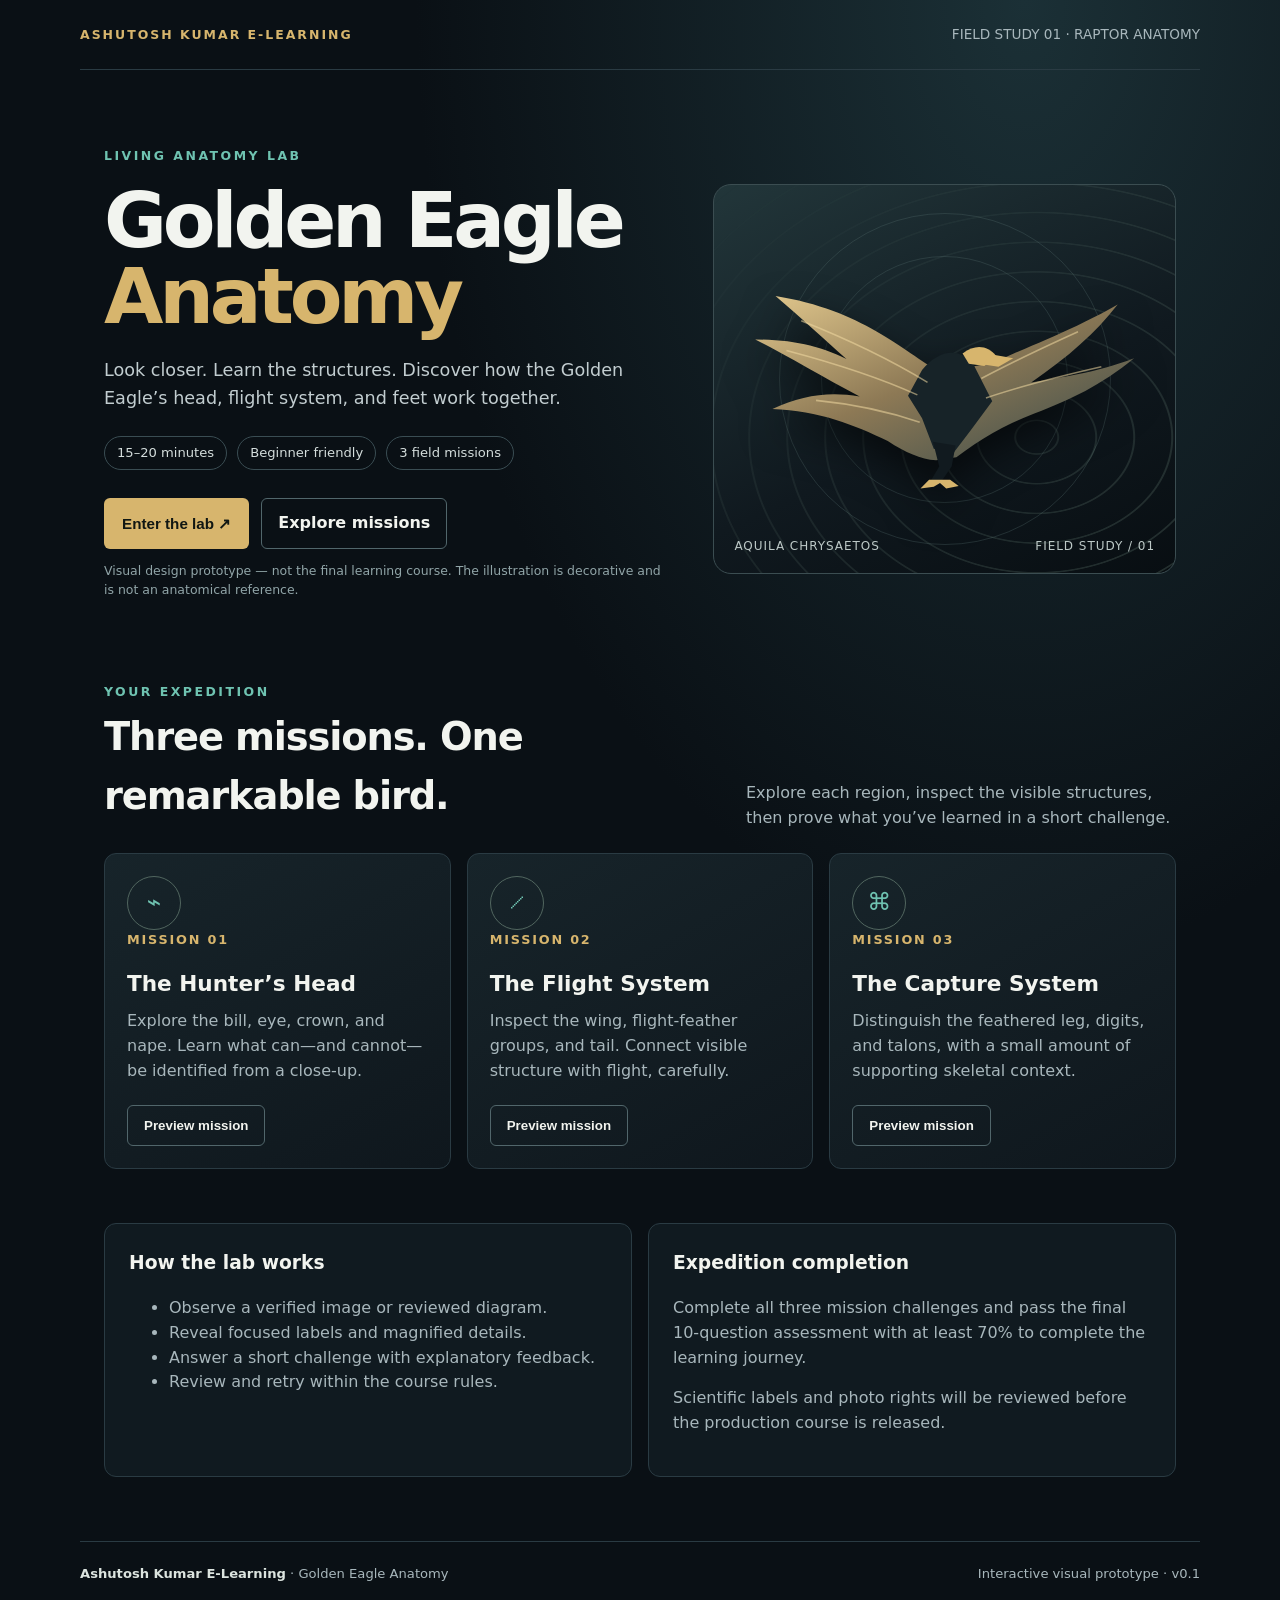
<file: web-demo/prototype/index.html>
<!doctype html>
<html lang="en">
<head>
<meta charset="utf-8">
<meta name="viewport" content="width=device-width, initial-scale=1">
<meta name="description" content="Visual prototype for Golden Eagle Anatomy, an interactive learning experience by Ashutosh Kumar E-Learning.">
<title>Golden Eagle Anatomy | Living Anatomy Lab</title>
<style>
:root{color-scheme:dark;--bg:#0a1015;--panel:#111b22;--panel2:#17252d;--ink:#f2f4ef;--muted:#a8b7bc;--gold:#d7b56d;--teal:#6fc3b1;--line:#2a3b43;--focus:#fff0a8}
*{box-sizing:border-box}html{scroll-behavior:smooth}body{margin:0;background:radial-gradient(ellipse at 80% 0%,#1b3036 0,transparent 42%),var(--bg);color:var(--ink);font:16px/1.55 system-ui,-apple-system,BlinkMacSystemFont,"Segoe UI",sans-serif}a{color:var(--gold)}button,a{touch-action:manipulation}button:focus-visible,a:focus-visible,[tabindex]:focus-visible{outline:3px solid var(--focus);outline-offset:4px}.wrap{max-width:1120px;margin:auto;padding:0 24px}.top{display:flex;justify-content:space-between;align-items:center;gap:20px;padding:24px 0;border-bottom:1px solid var(--line)}.brand{font-size:.78rem;letter-spacing:.16em;text-transform:uppercase;color:var(--gold);font-weight:700}.edition{color:var(--muted);font-size:.85rem}.hero{display:grid;grid-template-columns:1.1fr .9fr;gap:44px;align-items:center;padding:76px 0 60px}.eyebrow{color:var(--teal);font-size:.78rem;letter-spacing:.2em;text-transform:uppercase;font-weight:700}.hero h1{font-size:clamp(2.5rem,6vw,5.2rem);line-height:.99;letter-spacing:-.055em;margin:18px 0 22px;max-width:650px}.hero h1 span{color:var(--gold)}.lead{color:#c2cdd0;font-size:1.1rem;max-width:560px}.meta{display:flex;flex-wrap:wrap;gap:10px;margin:24px 0 28px}.pill{border:1px solid #3a4d53;border-radius:999px;padding:6px 12px;color:#d4dddc;font-size:.82rem}.primary{border:0;background:var(--gold);color:#111713;border-radius:6px;padding:13px 18px;font-weight:800;font-size:.95rem;cursor:pointer}.secondary{border:1px solid #51666b;background:transparent;color:var(--ink);border-radius:6px;padding:12px 16px;font-weight:650;cursor:pointer}.actions{display:flex;gap:12px;flex-wrap:wrap}.hero-art{min-height:390px;position:relative;border:1px solid #3b4d51;border-radius:18px;overflow:hidden;background:linear-gradient(155deg,#22363a,#10191f 58%,#080e12);display:flex;align-items:center;justify-content:center}.hero-art:before,.hero-art:after{content:"";position:absolute;border:1px solid #526b6b55;border-radius:50%;width:330px;height:330px}.hero-art:after{width:245px;height:245px}.contours{position:absolute;inset:0;opacity:.24;background:repeating-radial-gradient(ellipse at 70% 65%,transparent 0 20px,#7c9a8b 21px 22px,transparent 23px 38px);mask-image:linear-gradient(135deg,transparent,#000)}.eagle{position:relative;width:88%;max-width:470px;z-index:1;filter:drop-shadow(0 18px 20px #0009)}.art-caption{position:absolute;bottom:18px;left:20px;right:20px;display:flex;justify-content:space-between;gap:12px;color:#bdc9c7;font-size:.75rem;letter-spacing:.08em;text-transform:uppercase;z-index:2}.section-head{display:flex;justify-content:space-between;align-items:end;gap:20px;margin:10px 0 22px}.section-head h2{font-size:clamp(1.7rem,3vw,2.5rem);letter-spacing:-.03em;margin:5px 0}.section-head p{color:var(--muted);max-width:430px;margin:0}.missions{display:grid;grid-template-columns:repeat(3,1fr);gap:16px;margin-bottom:54px}.mission{border:1px solid var(--line);background:linear-gradient(150deg,#17242a,#0f171d);border-radius:12px;padding:22px;min-height:265px;display:flex;flex-direction:column;transition:transform .18s,border-color .18s}.mission:hover{transform:translateY(-3px);border-color:#6a7771}.mission-number{color:var(--gold);font-size:.8rem;letter-spacing:.14em;font-weight:800}.mission h3{font-size:1.35rem;margin:18px 0 8px}.mission p{color:var(--muted);margin:0 0 22px}.mission button{margin-top:auto;align-self:flex-start}.symbol{height:54px;width:54px;border:1px solid #51665f;border-radius:50%;display:grid;place-items:center;color:var(--teal);font-size:1.5rem}.bottom-grid{display:grid;grid-template-columns:1fr 1fr;gap:16px;margin-bottom:64px}.info{background:#101a20;border:1px solid var(--line);border-radius:12px;padding:24px}.info h3{margin-top:0}.info p,.info li{color:var(--muted)}.status{display:none;margin-top:18px;padding:14px 16px;border-left:3px solid var(--teal);background:#142822;color:#e1f1e8;border-radius:0 6px 6px 0}.status.visible{display:block}.foot{border-top:1px solid var(--line);padding:22px 0 36px;color:var(--muted);font-size:.82rem;display:flex;justify-content:space-between;gap:20px;flex-wrap:wrap}.foot strong{color:#dce4df}.note{color:#91a5a8;font-size:.78rem;margin-top:12px}
@media(max-width:780px){.hero{grid-template-columns:1fr;padding:48px 0}.hero-art{min-height:300px}.missions{grid-template-columns:1fr}.mission{min-height:220px}.bottom-grid{grid-template-columns:1fr}.section-head{align-items:start;flex-direction:column}.edition{display:none}}
@media(prefers-reduced-motion:reduce){html{scroll-behavior:auto}*,*:before,*:after{transition:none!important}}
</style>
</head>
<body>
<header class="wrap top"><div class="brand">Ashutosh Kumar E-Learning</div><div class="edition">FIELD STUDY 01 · RAPTOR ANATOMY</div></header>
<main class="wrap">
<section class="hero" aria-labelledby="course-title">
<div>
<div class="eyebrow">Living Anatomy Lab</div>
<h1 id="course-title">Golden Eagle <span>Anatomy</span></h1>
<p class="lead">Look closer. Learn the structures. Discover how the Golden Eagle’s head, flight system, and feet work together.</p>
<div class="meta"><span class="pill">15–20 minutes</span><span class="pill">Beginner friendly</span><span class="pill">3 field missions</span></div>
<div class="actions"><button class="primary" id="begin">Enter the lab <span aria-hidden="true">↗</span></button><a class="secondary" href="#missions" style="text-decoration:none">Explore missions</a></div>
<p class="note">Visual design prototype — not the final learning course. The illustration is decorative and is not an anatomical reference.</p>
<div class="status" id="announcement" role="status" aria-live="polite"></div>
</div>
<div class="hero-art" role="img" aria-label="Decorative stylized eagle silhouette against dark topographic contours; not intended for anatomical identification">
<div class="contours" aria-hidden="true"></div>
<svg class="eagle" viewBox="0 0 520 360" aria-hidden="true">
<defs><linearGradient id="feather" x1="0" y1="0" x2="1" y2="1"><stop stop-color="#e2c88d"/><stop offset=".48" stop-color="#8d7955"/><stop offset="1" stop-color="#34484a"/></linearGradient></defs>
<path fill="url(#feather)" d="M255 171 C205 143 155 91 43 73 C76 101 105 128 134 154 C99 137 65 129 17 129 C65 153 104 178 151 202 C110 195 77 201 39 218 C99 220 145 239 187 259 C210 274 229 282 249 284 L275 280 C306 257 334 240 375 224 C422 206 460 188 503 153 C453 172 412 177 371 184 C419 151 454 120 482 84 C424 117 374 135 326 157 C300 164 277 166 255 171Z"/>
<path fill="#172328" d="M231 168 C252 143 276 138 296 159 L321 208 L293 246 L271 275 L246 269 L231 230 L213 201Z"/>
<path fill="#d7b56d" d="M283 147 C300 134 315 137 326 150 L311 163 L291 160Z"/>
<path fill="#d7b56d" d="M319 148 L348 153 L329 164 L310 161Z"/>
<path fill="#111a1f" d="M245 260 L253 292 L241 312 L253 315 L269 292 L274 265Z"/>
<path fill="#d7b56d" d="M240 309 L229 320 L246 318 L254 313 L262 320 L278 317 L267 309Z"/>
<path fill="none" stroke="#f0d9a1" stroke-width="2" opacity=".55" d="M76 105 Q169 142 238 184 M57 143 Q159 170 225 200 M95 207 Q166 214 228 235 M431 119 Q356 153 307 179 M461 164 Q369 185 313 204"/>
</svg>
<div class="art-caption"><span>Aquila chrysaetos</span><span>Field study / 01</span></div>
</div>
</section>
<section id="missions" aria-labelledby="missions-title">
<div class="section-head"><div><div class="eyebrow">Your expedition</div><h2 id="missions-title">Three missions. One remarkable bird.</h2></div><p>Explore each region, inspect the visible structures, then prove what you’ve learned in a short challenge.</p></div>
<div class="missions">
<article class="mission"><div class="symbol" aria-hidden="true">⌁</div><div class="mission-number">MISSION 01</div><h3>The Hunter’s Head</h3><p>Explore the bill, eye, crown, and nape. Learn what can—and cannot—be identified from a close-up.</p><button class="secondary" data-mission="The Hunter’s Head">Preview mission</button></article>
<article class="mission"><div class="symbol" aria-hidden="true">⟋</div><div class="mission-number">MISSION 02</div><h3>The Flight System</h3><p>Inspect the wing, flight-feather groups, and tail. Connect visible structure with flight, carefully.</p><button class="secondary" data-mission="The Flight System">Preview mission</button></article>
<article class="mission"><div class="symbol" aria-hidden="true">⌘</div><div class="mission-number">MISSION 03</div><h3>The Capture System</h3><p>Distinguish the feathered leg, digits, and talons, with a small amount of supporting skeletal context.</p><button class="secondary" data-mission="The Capture System">Preview mission</button></article>
</div>
</section>
<section class="bottom-grid" aria-label="Course approach and completion">
<div class="info"><h3>How the lab works</h3><ul><li>Observe a verified image or reviewed diagram.</li><li>Reveal focused labels and magnified details.</li><li>Answer a short challenge with explanatory feedback.</li><li>Review and retry within the course rules.</li></ul></div>
<div class="info"><h3>Expedition completion</h3><p>Complete all three mission challenges and pass the final 10-question assessment with at least 70% to complete the learning journey.</p><p>Scientific labels and photo rights will be reviewed before the production course is released.</p></div>
</section>
</main>
<footer class="wrap foot"><span><strong>Ashutosh Kumar E-Learning</strong> · Golden Eagle Anatomy</span><span>Interactive visual prototype · v0.1</span></footer>
<script>
const announcement=document.getElementById('announcement');
function announce(message){announcement.textContent=message;announcement.classList.add('visible');}
document.getElementById('begin').addEventListener('click',()=>{document.getElementById('missions').scrollIntoView({behavior:matchMedia('(prefers-reduced-motion: reduce)').matches?'auto':'smooth'});announce('Prototype preview: choose a mission below to inspect its planned learning focus.');});
document.querySelectorAll('[data-mission]').forEach(button=>button.addEventListener('click',()=>announce(button.dataset.mission+' — mission preview selected. Detailed imagery, labels, and scored interactions will be added after asset verification.')));
</script>
</body>
</html>
</file>
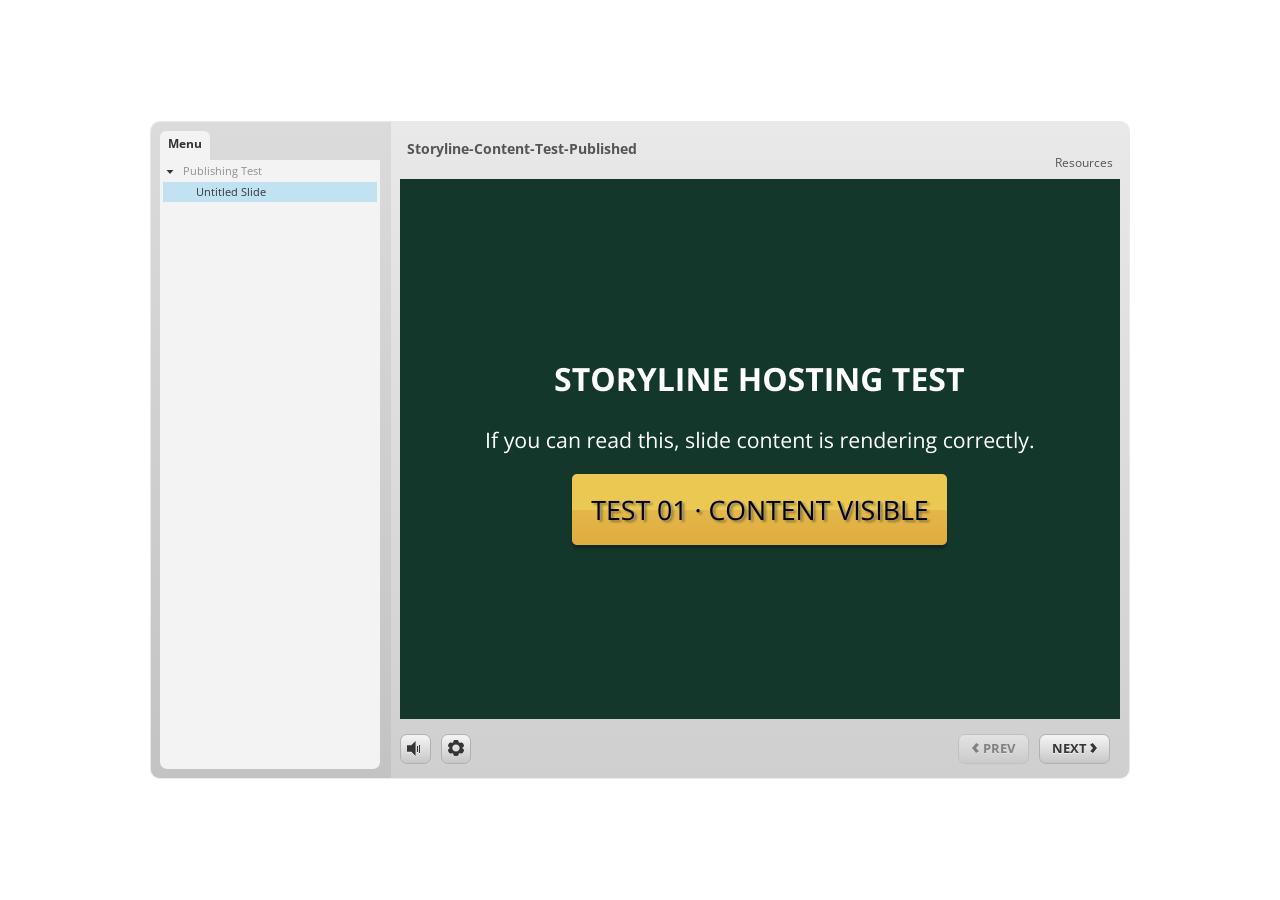
<file: web-demo/publishing-test/story.html>
﻿<!doctype html>
<html lang="en-US">
<head>
  <meta charset="utf-8">
  <!-- Created using Storyline 3 - http://www.articulate.com  -->
  <!-- version: 3.20.30234.0 -->
  <title>Storyline-Content-Test-Published</title>
  <meta http-equiv="x-ua-compatible" content="IE=edge"/>
  <meta name="viewport" content="width=device-width,initial-scale=1,user-scalable=no,shrink-to-fit=no,minimal-ui"/>
  <meta name="apple-mobile-web-app-capable" content="yes"/>
  <style>
    html, body { height: 100%; padding: 0; margin: 0 }
    #app { height: 100%; width: 100%; }
  </style>

  <script>
    window.DS = {};
    window.globals = {
      DATA_PATH_BASE: '',
      HAS_FRAME: true,
      HAS_SLIDE: true,

      lmsPresent: false,
      tinCanPresent: false,
      cmi5Present: false,
      aoSupport: false,
      scale: 'noscale',
      captureRc: false,
      browserSize: 'optimal',
      bgColor: '#FFFFFF',
      features: '',
      themeName: 'classic',
      preloaderColor: '#FFFFFF',
      suppressAnalytics: false,
      productChannel: 'perpetual',
      publishSource: 'storyline',
      aid: '',
      cid: '87d62357-81c3-4df9-86a6-d7e717813663',
      playerVersion: '3.20.30234.0',
      publishTimestamp: '2026-10-29T05:20:17.7855481Z',
      maxIosVideoElements: 10,
      connectionSettings: { },

      
      parseParams: function(qs) {
        if (window.globals.parsedParams != null) {
          return window.globals.parsedParams;
        }
        qs = (qs || window.location.search.substr(1)).split('+').join(' ');
        var params = {},
            tokens,
            re = /[?&]?([^=]+)=([^&]*)/g;

        while (tokens = re.exec(qs)) {
          params[decodeURIComponent(tokens[1]).trim()] =
            decodeURIComponent(tokens[2]).trim();
        }
        window.globals.parsedParams = params;
        return params;
      }

    };
  </script>
  <script>
    var isIe11 = ('ActiveXObject' in window || window.MSBlobBuilder != null)
      && window.msCrypto != null && !window.ActiveXObject;
    if (isIe11) {
      window.globals.unsupportedBrowser = true;
      document.write(atob('[base64]'));
    }
  </script>
  
  <script>window.THREE = { };</script>
  
</head>
<body style="background: #FFFFFF" class="cs-HTML theme-classic">
  <!-- 360 -->
  <script>!function(){var e,i=/iPhone/i,o=/iPod/i,n=/iPad/i,t=/\biOS-universal(?:.+)Mac\b/i,r=/\bAndroid(?:.+)Mobile\b/i,a=/Android/i,d=/(?:SD4930UR|\bSilk(?:.+)Mobile\b)/i,p=/Silk/i,l=/Windows Phone/i,u=/\bWindows(?:.+)ARM\b/i,b=/BlackBerry/i,s=/BB10/i,c=/Opera Mini/i,f=/\b(CriOS|Chrome)(?:.+)Mobile/i,h=/Mobile(?:.+)Firefox\b/i,v=function(e){return void 0!==e&&"MacIntel"===e.platform&&"number"==typeof e.maxTouchPoints&&e.maxTouchPoints>1&&"undefined"==typeof MSStream};e=function(e){var m={userAgent:"",platform:"",maxTouchPoints:0};e||"undefined"==typeof navigator?"string"==typeof e?m.userAgent=e:e&&e.userAgent&&(m={userAgent:e.userAgent,platform:e.platform,maxTouchPoints:e.maxTouchPoints||0}):m={userAgent:navigator.userAgent,platform:navigator.platform,maxTouchPoints:navigator.maxTouchPoints||0};var g=m.userAgent,y=g.split("[FBAN");void 0!==y[1]&&(g=y[0]),void 0!==(y=g.split("Twitter"))[1]&&(g=y[0]);var A=function(e){return function(i){return i.test(e)}}(g),w={apple:{phone:A(i)&&!A(l),ipod:A(o),tablet:!A(i)&&(A(n)||v(m))&&!A(l),universal:A(t),device:(A(i)||A(o)||A(n)||A(t)||v(m))&&!A(l)},amazon:{phone:A(d),tablet:!A(d)&&A(p),device:A(d)||A(p)},android:{phone:!A(l)&&A(d)||!A(l)&&A(r),tablet:!A(l)&&!A(d)&&!A(r)&&(A(p)||A(a)),device:!A(l)&&(A(d)||A(p)||A(r)||A(a))||A(/\bokhttp\b/i)},windows:{phone:A(l),tablet:A(u),device:A(l)||A(u)},other:{blackberry:A(b),blackberry10:A(s),opera:A(c),firefox:A(h),chrome:A(f),device:A(b)||A(s)||A(c)||A(h)||A(f)},any:!1,phone:!1,tablet:!1};return w.any=w.apple.device||w.android.device||w.windows.device||w.other.device,w.phone=w.apple.phone||w.android.phone||w.windows.phone,w.tablet=w.apple.tablet||w.android.tablet||w.windows.tablet,w}(),"object"==typeof exports&&"undefined"!=typeof module?module.exports=e:"function"==typeof define&&define.amd?define((function(){return e})):this.isMobile=e}();
    window.isMobile.apple.tablet = window.isMobile.apple.tablet ||
      (navigator.platform === 'MacIntel' && navigator.maxTouchPoints > 1);
    window.isMobile.apple.device = window.isMobile.apple.device || window.isMobile.apple.tablet;
    window.isMobile.tablet = window.isMobile.tablet || window.isMobile.apple.tablet;
    window.isMobile.any = window.isMobile.any || window.isMobile.apple.tablet;
  </script>

  <div id="focus-sink" tabindex="-1"></div>

  <div id="preso"></div>
  <script>
    (function() {

      var classTypes = [ 'desktop', 'mobile', 'phone', 'tablet' ];

      var addDeviceClasses = function(prefix, testObj) {
        var curr, i;
        for (i = 0; i < classTypes.length; i++) {
          curr = classTypes[i];
          if (testObj[curr]) {
            document.body.classList.add(prefix + curr);
          }
        }
      };

      var params = window.globals.parseParams(),
          isDevicePreview = params.devicepreview === '1',
          isPhoneOverride = params.deviceType === 'phone' || (isDevicePreview && params.phone == '1'),
          isTabletOverride = (params.deviceType === 'tablet' || isDevicePreview) && !isPhoneOverride,
          isMobileOverride = isPhoneOverride || isTabletOverride;

      var deviceView = {
        desktop: !window.isMobile.any && !isMobileOverride,
        mobile: window.isMobile.any || isMobileOverride,
        phone: isPhoneOverride || (window.isMobile.phone && !isTabletOverride),
        tablet: isTabletOverride || window.isMobile.tablet
      };

      window.globals.deviceView = deviceView;
      window.isMobile.desktop = !window.isMobile.any;
      window.isMobile.mobile = window.isMobile.any;

      addDeviceClasses('view-', deviceView);

    })();
  </script>
  
  <script src='story_content/user.js' type=text/javascript></script>
  <div class="slide-loader"></div>

  <script>
    if (window.globals.deviceView.isMobile) { var doc = document, loader = doc.body.querySelector('.slide-loader'); [ 1, 2, 3 ].forEach(function(n) { var d = doc.createElement('div'); d.style.backgroundColor = window.globals.preloaderColor; d.classList.add('mobile-loader-dot'); d.classList.add('dot' + n); loader.appendChild(d); }); }
  </script>

  <div class="mobile-load-title-overlay" style="display: none">
    <div class="mobile-load-title">Storyline-Content-Test-Published</div>
  </div>

  <div class="mobile-chrome-warning"></div>

  
<style>
  .warn-connection-dialog {
    display: none;
    background: transparent;
    pointer-events: none;
    position: fixed;
    left: 0;
    top: 0;
    width: 100%;
    height: 100%;
    z-index: 999;
  }

  .warn-connection-content {
    border-radius: 4px;
    background: white;
    border: 1px solid #E7E7E7;
    color: #333333;
    box-shadow: 0 2px 4px rgba(0, 0, 0, 0.25);
    transition: all 150ms ease-out;
    position: absolute;
    white-space: nowrap;
  }

  .view-phone.is-landscape .warn-connection-content {
    left: 23px;
    bottom: 23px;
  }

  .view-tablet.is-landscape .warn-connection-content {
    left: 50%;
    top: 20px;
    transform: translateX(-50%);
  }

  .is-portrait .warn-connection-content {
    transform: translate(-50%, calc(-100% - 15px));
  }

  .warn-connection-content p {
    display: inline-block;
    margin: 0 8px 0 0;
    line-height: 33px;
    font-size: 11px;
  }

  .warn-connection-content svg {
    position: relative;
    vertical-align: middle;
    margin: 0 2px 2px 8px;
  }

  .view-desktop .warn-connection-content {
    left: 1.5em;
    bottom: 1.5em;
  }

  .view-desktop .warn-connection-content p {
    font-size: 1.1em;
  }

  .is-offline .warn-connection-dialog {
    display: block;
  }

  .is-offline .cs-panel * {
    pointer-events: none !important;
  }

  .is-offline .cs-panel {
    pointer-events: all !important;
  }

  .is-offline #nav-controls * {
    pointer-events: none !important;
  }

  .is-offline #nav-controls {
    pointer-events: all !important;
  }
</style>

<div class="warn-connection-dialog">
  <div class="warn-connection-content">
    <svg width="17" height="15" viewBox="0 0 17 15" xmlns="http://www.w3.org/2000/svg">
      <path fill="#8F0000" stroke="white" d="M16.07,12.98 L15.88,12.23 L9.51,1.21 C8.97,0.26,7.6,0.26,7.06,1.21 L0.69,12.23 C0.15,13.16,0.81,14.36,1.91,14.36 H14.65 C15.47,14.36,16.05,13.7,16.07,12.98 Z"/>
      <path fill="white" stroke="white" d="M8.58,5.5 C8.35,5.28,8.5,5.35,8.21,5.32 C8.09,5.35,7.97,5.49,7.96,5.67 C7.97,5.79,7.98,5.92,7.98,6.04 L7.98,6.04 C7.99,6.17,8,6.31,8.01,6.43 L8.01,6.44 C8.03,6.92,8.06,7.41,8.09,7.9 L8.09,7.9 C8.12,8.39,8.14,8.88,8.17,9.37 C8.17,9.39,8.18,9.42,8.2,9.44 C8.23,9.46,8.25,9.47,8.28,9.47 C8.31,9.47,8.34,9.46,8.35,9.44 C8.37,9.43,8.38,9.4,8.39,9.35 L8.39,9.34 C8.39,9.24,8.4,9.15,8.4,9.05 L8.4,9.05 C8.41,8.96,8.41,8.86,8.42,8.75 C8.43,8.44,8.45,8.12,8.47,7.81 L8.47,7.81 C8.49,7.49,8.51,7.18,8.53,6.87 C8.55,6.46,8.56,6.05,8.59,5.64 L8.6,5.62 C8.6,5.57,8.59,5.53,8.58,5.5 L8.21,5.32 Z"/>
      <circle fill="white" stroke="white" cx="8.3" cy="11.35" r="0.3"/>
    </svg>
    <p>You are offline. Trying to reconnect...</p>
  </div>
</div>

<script>
  (function() {
    window.DS.connection = {
      warningShown: false,
      assets: {},
      loadingAssetGroup: false,
      retryDelay: 500
    };

    // @TODO this is POC code and can be cleaned up a bit more if we move forward
    // with the feature



    // The `window.globals.features` variable must be set in `webpack.dev.config` when testing locally - it is not enough
    // to have it in the data - but it must be set there as well.
    var useConnectionMessages = window.AbortController != null &&
      window.location.protocol != 'file:' &&
      window.globals.features.indexOf('ConnectionMessages') != -1;

    window.DS.connection.useConnectionMessages = useConnectionMessages

    var assetCount = 0;
    var checkLoadedId;
    var connectionSettings = window.globals.connectionSettings;

    if (useConnectionMessages && connectionSettings != null) {
      var contentEl = document.querySelector('.warn-connection-content');
      var messageEl = contentEl.querySelector('p')

      if (connectionSettings.useDarkTheme) {
        contentEl.style.borderColor = '#BABBBA';
        contentEl.style.backgroundColor = '#282828';
        contentEl.style.color = '#FFFFFF';
      }

      if (connectionSettings.message != null) {
        messageEl.textContent = window.decodeURIComponent(connectionSettings.message);
      }
    }

    function checkAssetsReady() {
      for (var i in DS.connection.assets) {
        if (!DS.connection.assets[i].success) {
          return false;
        }
      }
      return true;
    }

    function stopAssetGroup() {
      if (!useConnectionMessages) { return; }

      assetCount = 0;

      DS.connection.oldAssetGroup = DS.connection.assets;
      DS.connection.assets = {};
      DS.connection.loadingAssetGroup = false;
      clearInterval(checkLoadedId);
    }

    function startAssetGroup() {
      if (!useConnectionMessages) { return; }
      var ticks = 0;
      clearInterval(checkLoadedId);
      checkLoadedId = setInterval(function() {
        var loaded = 0;
        if (assetCount === 0 && loaded === 0) {
          clearInterval(checkLoadedId);
          return;
        }

        for (var i in DS.connection.assets) {
          if (DS.connection.assets[i].success) {
            loaded++;
          }
        }

        if (assetCount === loaded && checkAssetsReady()) {
          for (var i in DS.connection.assets) {
            if (DS.connection.assets[i].action) {
              DS.connection.assets[i].action();
            }
          }
          hideWarning();
          stopAssetGroup();
        }
      }, 100)
    }

    function requiredAsset(url, action, retry, type) {
      if (!useConnectionMessages) { return; }
      if (DS.connection.assets[url]) { return; }

      DS.connection.assets[url] = {
        success: false, action: action, retry: retry, type: type
      };
      assetCount = Object.keys(DS.connection.assets).length;
      if (!DS.connection.loadingAssetGroup) {
        startAssetGroup();
      }
      DS.connection.loadingAssetGroup = true;
    }

    function assetLoaded(url) {
      if (!useConnectionMessages) { return; }
      if (DS.connection.assets[url]) {
        DS.connection.assets[url].success = true;
      }
    }

    function assetFailed(url) {
      if (!useConnectionMessages) { return; }
      if (!DS.connection.assets[url]) {
        if (/\.js$/.test(url)) {
          setTimeout(function() {
            if (DS.connection.lastSlideLoaded != null) {
              DS.connection.lastSlideLoaded();
            }
          }, DS.connection.retryDelay);
        }
        return;
      }
      if (!DS.connection.warningShown) { showWarning(); }
      if (DS.connection.assets[url].retry) {
        setTimeout(function() {
          if (!DS.connection.assets[url].success) {
            DS.connection.assets[url].retry()
          }
        }, DS.connection.retryDelay);
      }
    }

    function hideWarning() {
      document.body.classList.remove('is-offline');
      DS.connection.warningShown = false;
    }
    DS.connection.hideWarning = hideWarning

    function showWarning(btn) {
      document.body.classList.add('is-offline')
      DS.connection.warningShown = true;
      updateWarningPosition();
    }

    function updateWarningPosition() {
      if (!DS.connection.warningShown) {
        return;
      }

      var isPortrait = document.body.classList.contains('is-portrait');
      var warningEl = document.querySelector('.warn-connection-content');

      if (isPortrait) {
        var slide = document.querySelector('.primary-slide');
        var slideRect = slide.getBoundingClientRect();

        warningEl.style.top = `${slideRect.top}px`
        warningEl.style.left = `${slideRect.left + slideRect.width / 2}px`
      } else {
        warningEl.style.top = null;
        warningEl.style.left = null;
      }

      window.requestAnimationFrame(updateWarningPosition);
    }

    // these will all be noops if the feature flag isn't set in
    // the data and `window.globals.features`
    DS.connection.requiredAsset = requiredAsset;
    DS.connection.assetLoaded = assetLoaded;
    DS.connection.assetFailed = assetFailed;
    DS.connection.stopAssetGroup = stopAssetGroup;
    DS.connection.startAssetGroup = startAssetGroup;
  })();
</script>


  <script>
    
    if (window.autoSpider && window.vInterfaceObject) {
      document.querySelector('.mobile-load-title-overlay').style.display = 'none';
    }
  </script>

  

  <link rel="stylesheet" href="html5/data/css/output.min.css" data-noprefix/>
</body>
<script src="html5/lib/scripts/bootstrapper.min.js"></script>
</html>
</file>
<file: web-demo/publishing-test/html5/data/css/output.min.css>
@font-face {
  font-family: 'Open SansBold CharsBoldF5308448';
  src: url('[data-uri]');
  font-style: normal;
  font-weight: normal;
}
@font-face {
  font-family: 'Open Sans Charset1_ 64B1FD80E97';
  src: url('[data-uri]');
  font-style: normal;
  font-weight: normal;
}
@font-face {
  font-family: 'Open Sans Charset0_v9TY33EDE6F2';
  src: url('[data-uri]');
  font-style: normal;
  font-weight: normal;
}
@font-face {
  font-family: 'Open SansBold CharsBoldE47A47C6';
  src: url('[data-uri]');
  font-style: normal;
  font-weight: normal;
}
.cs-pxabnsnfns00001100101 .cs-infopanel  {
  box-shadow: 0 1px 0 rgba(184, 184, 184, 1);
  background: rgba(255, 255, 255, 1);
}
.cs-pxabnsnfns00001100101 .cs-infopanel .cs-link {
  color: rgba(124, 34, 128, 1);
}
.cs-pxabnsnfns00001100101 .cs-infopanel .cs-link:hover {
  color: rgba(0, 0, 238, 1);
}
.cs-pxabnsnfns00001100101 .cs-infopanel .cs-name {
  color: rgba(68, 68, 68, 1);
}
.cs-pxabnsnfns00001100101 .cs-infopanel .cs-title {
  color: rgba(153, 153, 153, 1);
}
.cs-pxabnsnfns00001100101 .cs-infopanelpopup  {
  box-shadow: 0 1px 0 rgba(184, 184, 184, 1);
  background: linear-gradient(180deg, rgba(233, 233, 233, 1) 0%, rgba(207, 207, 207, 1) 100%);
}
.cs-pxabnsnfns00001100101 .cs-infopanelpopup .cs-link {
  color: rgba(124, 34, 128, 1);
}
.cs-pxabnsnfns00001100101 .cs-infopanelpopup .cs-link:hover {
  color: rgba(0, 0, 238, 1);
}
.cs-pxabnsnfns00001100101 .cs-infopanelpopup .cs-name {
  color: rgba(68, 68, 68, 1);
}
.cs-pxabnsnfns00001100101 .cs-infopanelpopup .cs-bio {
  color: rgba(153, 153, 153, 1);
}
.cs-pxabnsnfns00001100101 .cs-timer  {
  color: rgba(85, 85, 85, 1);
}
.cs-pxabnsnfns00001100101 .cs-duration stop:first-child {
  stop-color: rgba(0, 215, 255, 1);
}
.cs-pxabnsnfns00001100101 .cs-duration stop:last-child {
  stop-color: rgba(0, 171, 255, 1);
}
.cs-pxabnsnfns00001100101 .cs-elapsed stop:first-child {
  stop-color: rgba(254, 227, 71, 1);
}
.cs-pxabnsnfns00001100101 .cs-elapsed stop:last-child {
  stop-color: rgba(252, 204, 42, 1);
}
.cs-pxabnsnfns00001100101 .cs-timer .cs-pie .cs-innerstroke {
  stroke: rgba(199, 199, 199, 1);
}
.cs-pxabnsnfns00001100101 .cs-timer .cs-pie .cs-innerborder {
  stroke: rgba(255, 255, 255, 1);
}
.cs-pxabnsnfns00001100101 .cs-window  {
  box-shadow: 0 8px 5px rgba(0, 0, 0, 0.2);
  border-color: rgba(234, 234, 234, 1);
  background: rgba(243, 243, 243, 1);
  color: rgba(85, 85, 85, 1);
}
.cs-pxabnsnfns00001100101 .cs-window .cs-diva {
  border-color: rgba(247, 247, 247, 1);
}
.cs-pxabnsnfns00001100101 .cs-window .cs-divb {
  border-color: rgba(211, 211, 211, 1);
}
.cs-pxabnsnfns00001100101 .cs-editor .cs-editor-slide {
  color: rgba(85, 85, 85, 1);
}
.cs-pxabnsnfns00001100101 .cs-editor .cs-editor-html {
  color: rgba(68, 68, 68, 1);
}
.cs-pxabnsnfns00001100101 .cs-editor .cs-editor-button {
  text-shadow: 0 1px 0 rgba(240, 240, 240, 1);
  color: rgba(53, 53, 53, 1);
  border-color: rgba(177, 177, 177, 1);
  background: linear-gradient(180deg, rgba(245, 245, 245, 1) 0%, rgba(199, 199, 199, 1) 100%);
}
.cs-pxabnsnfns00001100101 .cs-editor .cs-editor-button:hover {
  background: linear-gradient(180deg, rgba(242, 242, 242, 1) 0%, rgba(175, 175, 175, 1) 100%);
}
.cs-pxabnsnfns00001100101 .cs-editor .cs-editor-button:active {
  background: linear-gradient(180deg, rgba(199, 199, 199, 1) 0%, rgba(244, 244, 244, 1) 100%);
}
.cs-pxabnsnfns00001100101 .cs-listitem  {
  color: rgba(53, 53, 53, 1);
  border-color: rgba(223, 223, 223, 1);
}
.cs-pxabnsnfns00001100101 .cs-listitem.cs-viewed {
  color: rgba(144, 144, 144, 1);
}
.cs-pxabnsnfns00001100101 .cs-listitem.cs-selected {
  color: rgba(53, 53, 53, 1);
  background: rgba(192, 226, 241, 1);
}
.cs-pxabnsnfns00001100101 .cs-listitem.cs-selected:hover {
  background: rgba(192, 226, 241, 1);
}
.cs-pxabnsnfns00001100101 .cs-listitem.cs-selected.hover {
  background: rgba(192, 226, 241, 1);
}
.cs-pxabnsnfns00001100101 .cs-listitem.cs-selected:focus {
  background: rgba(192, 226, 241, 1);
}
.cs-pxabnsnfns00001100101 .cs-listitem .cs-icon-carrot {
  fill: rgba(53, 53, 53, 1);
}
.cs-pxabnsnfns00001100101 .cs-listitem .cs-icon-carrot .cs-shadow {
  fill: rgba(255, 255, 255, 1);
}
.cs-pxabnsnfns00001100101 .cs-listitem:hover {
  background: rgba(230, 230, 230, 1);
}
.cs-pxabnsnfns00001100101 .cs-listitem.hover {
  background: rgba(230, 230, 230, 1);
}
.cs-pxabnsnfns00001100101 .cs-listitem:focus {
  background: rgba(230, 230, 230, 1);
}
.cs-pxabnsnfns00001100101 .cs-glossary  {
  color: rgba(53, 53, 53, 1);
}
.cs-pxabnsnfns00001100101 .cs-glossary .cs-scrolling-panel {
  background: rgba(231, 231, 231, 1);
}
.cs-pxabnsnfns00001100101 .cs-glossary .cs-term.cs-selected .cs-choice-list-trigger {
  color: rgba(53, 53, 53, 1);
  background: rgba(192, 226, 241, 1);
}
.cs-pxabnsnfns00001100101 .cs-glossary .cs-term.cs-selected .cs-choice-list-trigger:focus {
  color: rgba(53, 53, 53, 1);
  background: rgba(192, 226, 241, 1);
}
.cs-pxabnsnfns00001100101 .cs-glossary .cs-term:hover .cs-choice-list-trigger {
  background: rgba(230, 230, 230, 1);
}
.cs-pxabnsnfns00001100101 .cs-glossary .cs-term.hover .cs-choice-list-trigger {
  background: rgba(230, 230, 230, 1);
}
.cs-pxabnsnfns00001100101 .cs-glossary .cs-term .cs-choice-list-trigger:focus {
  background: rgba(230, 230, 230, 1);
}
.cs-pxabnsnfns00001100101 .cs-glossary .cs-diva {
  border-color: rgba(226, 226, 226, 1);
}
.cs-pxabnsnfns00001100101 .cs-glossary .cs-divb {
  border-color: rgba(226, 226, 226, 1);
}
.cs-pxabnsnfns00001100101 .cs-glossary .cs-divc {
  border-color: rgba(250, 250, 250, 1);
}
.cs-pxabnsnfns00001100101 .cs-glossary .cs-heading {
  color: rgba(68, 68, 68, 1);
}
.cs-pxabnsnfns00001100101 .cs-resource .cs-separator {
  border-color: rgba(224, 224, 224, 1);
}
.cs-pxabnsnfns00001100101 .cs-outline  {
  color: rgba(68, 68, 68, 1);
}
.cs-pxabnsnfns00001100101 .cs-outline .cs-diva {
  border-color: rgba(198, 198, 198, 1);
}
.cs-pxabnsnfns00001100101 .cs-outline .cs-divb {
  border-color: rgba(249, 249, 249, 1);
}
.cs-pxabnsnfns00001100101 .cs-outline .cs-divc {
  border-color: rgba(225, 225, 225, 1);
}
.cs-pxabnsnfns00001100101 .cs-outline .cs-search-filter:hover {
  color: rgba(0, 0, 238, 1);
}
.cs-pxabnsnfns00001100101 .cs-outline .cs-search-filter.hover {
  color: rgba(0, 0, 238, 1);
}
.cs-pxabnsnfns00001100101 .cs-transcript  {
  color: rgba(68, 68, 68, 1);
}
.cs-pxabnsnfns00001100101 .cs-transcript .cs-div {
  border-color: rgba(225, 225, 225, 1);
}
.cs-pxabnsnfns00001100101 .cs-tabs:not(.topmenu-item) {
  color: rgba(85, 85, 85, 1);
}
.cs-pxabnsnfns00001100101 .cs-tabs .cs-inner-button:not(.topmenu-item) {
  text-shadow: 0 1px 0 rgba(240, 240, 240, 1);
}
.cs-pxabnsnfns00001100101 .cs-tabs:hover:not(.topmenu-item) {
  color: rgba(51, 51, 51, 1);
}
.cs-pxabnsnfns00001100101 .cs-tabs.cs-selected {
  background: rgba(243, 243, 243, 1);
  color: rgba(51, 51, 51, 1);
}
.cs-pxabnsnfns00001100101 .cs-seekcontrol  {
  background: linear-gradient(180deg, rgba(245, 245, 245, 1) 0%, rgba(199, 199, 199, 1) 100%);
  border-color: rgba(177, 177, 177, 1);
}
.cs-pxabnsnfns00001100101 .cs-seekcontrol .cs-button:hover .cs-icon {
  fill: rgba(85, 85, 85, 1);
}
.cs-pxabnsnfns00001100101 .cs-seekcontrol .cs-button.hover .cs-icon {
  fill: rgba(85, 85, 85, 1);
}
.cs-pxabnsnfns00001100101 .cs-seekcontrol .cs-button .cs-icon-shadow {
  fill: rgba(240, 240, 240, 1);
}
.cs-pxabnsnfns00001100101 .cs-seekcontrol .cs-button .cs-icon {
  fill: rgba(45, 45, 45, 1);
}
.cs-pxabnsnfns00001100101 .cs-seekcontrol .cs-seek .cs-fill {
  background: rgba(255, 255, 255, 1);
}
.cs-pxabnsnfns00001100101 .cs-seekcontrol .cs-seek {
  background: rgba(231, 231, 231, 1);
  border-color: rgba(184, 184, 184, 1);
}
.cs-pxabnsnfns00001100101 .cs-searchinput .cs-input {
  color: rgba(138, 138, 138, 1);
  border-color: rgba(173, 173, 173, 1);
  background: rgba(223, 223, 223, 1);
}
.cs-pxabnsnfns00001100101 .cs-searchinput .cs-input:focus {
  color: rgba(51, 51, 51, 1);
  background: rgba(250, 250, 250, 1);
}
.cs-pxabnsnfns00001100101 .cs-searchinput .cs-input:hover {
  box-shadow: inset 0 0 1px 0 rgba(107, 248, 255, 1);
}
.cs-pxabnsnfns00001100101 .cs-searchinput .cs-input.hover {
  box-shadow: inset 0 0 1px 0 rgba(107, 248, 255, 1);
}
.cs-pxabnsnfns00001100101 .cs-searchinput .cs-button .cs-icon {
  fill: rgba(138, 138, 138, 1);
}
.cs-pxabnsnfns00001100101 .cs-searchinput .cs-button:hover {
  fill: linear-gradient(180deg, rgba(245, 245, 245, 1) 0%, rgba(199, 199, 199, 1) 100%);
}
.cs-pxabnsnfns00001100101 .cs-searchinput .cs-button.hover {
  fill: linear-gradient(180deg, rgba(245, 245, 245, 1) 0%, rgba(199, 199, 199, 1) 100%);
}
.cs-pxabnsnfns00001100101 .cs-menu  {
  box-shadow: 0 1px 0 rgba(184, 184, 184, 1);
  background: rgba(243, 243, 243, 1);
}
.cs-pxabnsnfns00001100101 .cs-topmenu-item.active .cs-tab {
  background: rgba(243, 243, 243, 1);
}
.cs-pxabnsnfns00001100101 .cs-logo  {
  box-shadow: 0 1px 0 rgba(184, 184, 184, 1);
  background: rgba(255, 255, 255, 1);
}
.cs-pxabnsnfns00001100101 .cs-checkbox  {
  color: rgba(68, 68, 68, 1);
}
.cs-pxabnsnfns00001100101 .cs-checkbox:hover {
  border-color: rgba(107, 248, 255, 1);
}
.cs-pxabnsnfns00001100101 .cs-checkbox.hover {
  border-color: rgba(107, 248, 255, 1);
}
.cs-pxabnsnfns00001100101 .cs-checkbox .cs-box {
  color: rgba(255, 255, 255, 1);
  border-color: rgba(184, 184, 184, 1);
}
.cs-pxabnsnfns00001100101 .cs-checkbox .cs-box:checked::after {
  color: rgba(51, 204, 0, 1);
}
.cs-pxabnsnfns00001100101 .cs-checkbox .cs-box.checked.after {
  color: rgba(51, 204, 0, 1);
}
.cs-pxabnsnfns00001100101 .cs-button  {
  text-shadow: 0 1px 0 rgba(240, 240, 240, 1);
  color: rgba(53, 53, 53, 1);
  border-color: rgba(177, 177, 177, 1);
  background: linear-gradient(180deg, rgba(245, 245, 245, 1) 0%, rgba(199, 199, 199, 1) 100%);
  box-shadow: 0 1px 0 rgba(207, 207, 207, 1);
}
.cs-pxabnsnfns00001100101 .cs-button .cs-icon {
  fill: rgba(53, 53, 53, 1);
}
.cs-pxabnsnfns00001100101 .cs-button .cs-icon-shadow {
  fill: rgba(240, 240, 240, 1);
}
.cs-pxabnsnfns00001100101 .cs-button:hover {
  background: linear-gradient(180deg, rgba(242, 242, 242, 1) 0%, rgba(175, 175, 175, 1) 100%);
}
.cs-pxabnsnfns00001100101 .cs-button.hover {
  background: linear-gradient(180deg, rgba(242, 242, 242, 1) 0%, rgba(175, 175, 175, 1) 100%);
}
.cs-pxabnsnfns00001100101 .cs-button:active {
  background: linear-gradient(180deg, rgba(199, 199, 199, 1) 0%, rgba(244, 244, 244, 1) 100%);
}
.cs-pxabnsnfns00001100101 .cs-button.cs-disabled:hover {
  background: linear-gradient(180deg, rgba(245, 245, 245, 1) 0%, rgba(199, 199, 199, 1) 100%);
}
.cs-pxabnsnfns00001100101 .cs-button.cs-disabled.hover {
  background: linear-gradient(180deg, rgba(245, 245, 245, 1) 0%, rgba(199, 199, 199, 1) 100%);
}
.cs-pxabnsnfns00001100101 .cs-button.cs-disabled:active {
  background: linear-gradient(180deg, rgba(245, 245, 245, 1) 0%, rgba(199, 199, 199, 1) 100%);
}
.cs-pxabnsnfns00001100101 .cs-button.cs-volume:hover {
  background: linear-gradient(180deg, rgba(245, 245, 245, 1) 0%, rgba(199, 199, 199, 1) 100%);
}
.cs-pxabnsnfns00001100101 .cs-button.cs-volume.hover {
  background: linear-gradient(180deg, rgba(245, 245, 245, 1) 0%, rgba(199, 199, 199, 1) 100%);
}
.cs-pxabnsnfns00001100101 .cs-button.cs-volume:active {
  background: linear-gradient(180deg, rgba(245, 245, 245, 1) 0%, rgba(199, 199, 199, 1) 100%);
}
.cs-pxabnsnfns00001100101.cs-base  {
  color: rgba(85, 85, 85, 1);
  border-color: rgba(233, 233, 233, 1);
  background: linear-gradient(180deg, rgba(233, 233, 233, 1) 0%, rgba(207, 207, 207, 1) 100%);
}
.cs-pxabnsnfns00001100101.cs-base .cs-separator .cs-diva {
  background: rgba(211, 211, 211, 1);
}
.cs-pxabnsnfns00001100101.cs-base .cs-separator .cs-divb {
  background: rgba(247, 247, 247, 1);
}
.cs-pxabnsnfns00001100101.cs-base .cs-topmenu-item.active .cs-tab {
  border-color: rgba(211, 211, 211, 1);
}
.cs-pxabnsnfns00001100101.cs-base .cs-topmenu-item.active .cs-panel {
  border-color: rgba(211, 211, 211, 1);
}
.cs-pxabnsnfns00001100101.cs-base .cs-left {
  background: linear-gradient(180deg, rgba(219, 219, 219, 1) 0%, rgba(195, 195, 195, 1) 100%);
}
.cs-pxabnsnfns00001100101.cs-base .cs-area-primary .cs-slide-container {
  background: linear-gradient(180deg, rgba(233, 233, 233, 1) 0%, rgba(207, 207, 207, 1) 100%);
}
.cs-pxabnsnfns00001100101 .cs-volume::-moz-range-thumb {
  border-color: rgba(165, 165, 165, 1);
  box-shadow: inset 0 0 1px 0 rgba(212, 212, 212, 1);
  background: rgba(200, 200, 200, 1);
}
.cs-pxabnsnfns00001100101 .cs-volume::-ms-thumb {
  border-color: rgba(165, 165, 165, 1);
  box-shadow: inset 0 0 1px 0 rgba(212, 212, 212, 1);
  background: rgba(200, 200, 200, 1);
}
.cs-pxabnsnfns00001100101 .cs-volume::-webkit-slider-thumb {
  border-color: rgba(165, 165, 165, 1);
  box-shadow: inset 0 0 1px 0 rgba(212, 212, 212, 1);
  background: rgba(200, 200, 200, 1);
}
.cs-pxabnsnfns00001100101 .cs-volume::-moz-range-track {
  border-color: rgba(242, 242, 242, 1);
  background: linear-gradient(180deg, rgba(188, 188, 188, 1) 0%, rgba(188, 188, 188, 1) 50.196%, rgba(195, 195, 195, 1) 100%);
}
.cs-pxabnsnfns00001100101 .cs-volume::-ms-track {
  border-color: rgba(242, 242, 242, 1);
  background: linear-gradient(180deg, rgba(188, 188, 188, 1) 0%, rgba(188, 188, 188, 1) 50.196%, rgba(195, 195, 195, 1) 100%);
}
.cs-pxabnsnfns00001100101 .cs-volume::-webkit-slider-runnable-track {
  border-color: rgba(242, 242, 242, 1);
  background: linear-gradient(180deg, rgba(188, 188, 188, 1) 0%, rgba(188, 188, 188, 1) 50.196%, rgba(195, 195, 195, 1) 100%);
}
body.show-focus .tab-focus-box {
  border-color: rgba(255, 255, 0, 1);
}
.skipnav {
  border-color: rgba(255, 255, 0, 1);
}
.fn-npnxnanbsnfns00001100101 {
  font-family: 'Open SansD6FFC9F9';
  -webkit-font-variant-ligatures: no-common-ligatures;
  font-variant-ligatures: no-common-ligatures;
}
.fn-pxabnsnfns00001100101 {
  font-family: 'Open SansD6FFC9F9';
  -webkit-font-variant-ligatures: no-common-ligatures;
  font-variant-ligatures: no-common-ligatures;
}
.fn-npxnabnsnfns00001100101 {
  font-family: 'Open SansD6FFC9F9';
  -webkit-font-variant-ligatures: no-common-ligatures;
  font-variant-ligatures: no-common-ligatures;
}
.fn-npnxnanbnsnfns00001100101 {
  font-family: 'Open SansD6FFC9F9';
  -webkit-font-variant-ligatures: no-common-ligatures;
  font-variant-ligatures: no-common-ligatures;
}
.fn-pxabnsnfns00001100100 {
  font-family: 'Open SansD6FFC9F9';
  -webkit-font-variant-ligatures: no-common-ligatures;
  font-variant-ligatures: no-common-ligatures;
}
@font-face {
  font-family: 'Open SansD6FFC9F9';
  src: url('[data-uri]');
  font-style: normal;
  font-weight: bold;
}
@font-face {
  font-family: 'Open SansD6FFC9F9';
  src: url('[data-uri]');
  font-style: normal;
  font-weight: normal;
}
.cs-InvalidPromptSlide .cs-6h3XiepmVuR-InvalidPromptSlide-btn0 {
  color: rgba(53, 53, 53, 1);
  border-color: rgba(177, 177, 177, 1);
  background: linear-gradient(180deg, rgba(245, 245, 245, 1) 0%, rgba(199, 199, 199, 1) 100%);
  text-shadow: 0 1px 0 rgba(240, 240, 240, 1);
}
.cs-InvalidPromptSlide .cs-6h3XiepmVuR-InvalidPromptSlide-btn0 .cs-html {
  color: rgba(68, 68, 68, 1);
}
.cs-InvalidPromptSlide .cs-6h3XiepmVuR-InvalidPromptSlide-btn0 .cs-slide {
  border-color: rgba(85, 85, 85, 1);
}
.cs-InvalidPromptSlide .cs-6h3XiepmVuR-InvalidPromptSlide-btn0:hover {
  background: linear-gradient(180deg, rgba(242, 242, 242, 1) 0%, rgba(175, 175, 175, 1) 100%);
}
.cs-InvalidPromptSlide .cs-6h3XiepmVuR-InvalidPromptSlide-btn0:active {
  background: linear-gradient(180deg, rgba(199, 199, 199, 1) 0%, rgba(244, 244, 244, 1) 100%);
}
.cs-PrintPromptSlide .cs-6h3XiepmVuR-PrintPromptSlide-btn0 {
  color: rgba(53, 53, 53, 1);
  border-color: rgba(177, 177, 177, 1);
  background: linear-gradient(180deg, rgba(245, 245, 245, 1) 0%, rgba(199, 199, 199, 1) 100%);
  text-shadow: 0 1px 0 rgba(240, 240, 240, 1);
}
.cs-PrintPromptSlide .cs-6h3XiepmVuR-PrintPromptSlide-btn0 .cs-html {
  color: rgba(68, 68, 68, 1);
}
.cs-PrintPromptSlide .cs-6h3XiepmVuR-PrintPromptSlide-btn0 .cs-slide {
  border-color: rgba(85, 85, 85, 1);
}
.cs-PrintPromptSlide .cs-6h3XiepmVuR-PrintPromptSlide-btn0:hover {
  background: linear-gradient(180deg, rgba(242, 242, 242, 1) 0%, rgba(175, 175, 175, 1) 100%);
}
.cs-PrintPromptSlide .cs-6h3XiepmVuR-PrintPromptSlide-btn0:active {
  background: linear-gradient(180deg, rgba(199, 199, 199, 1) 0%, rgba(244, 244, 244, 1) 100%);
}
.cs-ScrollPromptSlide .cs-6h3XiepmVuR-ScrollPromptSlide-btn0 {
  color: rgba(53, 53, 53, 1);
  border-color: rgba(177, 177, 177, 1);
  background: linear-gradient(180deg, rgba(245, 245, 245, 1) 0%, rgba(199, 199, 199, 1) 100%);
  text-shadow: 0 1px 0 rgba(240, 240, 240, 1);
}
.cs-ScrollPromptSlide .cs-6h3XiepmVuR-ScrollPromptSlide-btn0 .cs-html {
  color: rgba(68, 68, 68, 1);
}
.cs-ScrollPromptSlide .cs-6h3XiepmVuR-ScrollPromptSlide-btn0 .cs-slide {
  border-color: rgba(85, 85, 85, 1);
}
.cs-ScrollPromptSlide .cs-6h3XiepmVuR-ScrollPromptSlide-btn0:hover {
  background: linear-gradient(180deg, rgba(242, 242, 242, 1) 0%, rgba(175, 175, 175, 1) 100%);
}
.cs-ScrollPromptSlide .cs-6h3XiepmVuR-ScrollPromptSlide-btn0:active {
  background: linear-gradient(180deg, rgba(199, 199, 199, 1) 0%, rgba(244, 244, 244, 1) 100%);
}
.cs-ResumePromptSlide .cs-6h3XiepmVuR-ResumePromptSlide-btn0 {
  color: rgba(53, 53, 53, 1);
  border-color: rgba(177, 177, 177, 1);
  background: linear-gradient(180deg, rgba(245, 245, 245, 1) 0%, rgba(199, 199, 199, 1) 100%);
  text-shadow: 0 1px 0 rgba(240, 240, 240, 1);
}
.cs-ResumePromptSlide .cs-6h3XiepmVuR-ResumePromptSlide-btn0 .cs-html {
  color: rgba(68, 68, 68, 1);
}
.cs-ResumePromptSlide .cs-6h3XiepmVuR-ResumePromptSlide-btn0 .cs-slide {
  border-color: rgba(85, 85, 85, 1);
}
.cs-ResumePromptSlide .cs-6h3XiepmVuR-ResumePromptSlide-btn0:hover {
  background: linear-gradient(180deg, rgba(242, 242, 242, 1) 0%, rgba(175, 175, 175, 1) 100%);
}
.cs-ResumePromptSlide .cs-6h3XiepmVuR-ResumePromptSlide-btn0:active {
  background: linear-gradient(180deg, rgba(199, 199, 199, 1) 0%, rgba(244, 244, 244, 1) 100%);
}
.cs-ResumePromptSlide .cs-6h3XiepmVuR-ResumePromptSlide-btn1 {
  color: rgba(53, 53, 53, 1);
  border-color: rgba(177, 177, 177, 1);
  background: linear-gradient(180deg, rgba(245, 245, 245, 1) 0%, rgba(199, 199, 199, 1) 100%);
  text-shadow: 0 1px 0 rgba(240, 240, 240, 1);
}
.cs-ResumePromptSlide .cs-6h3XiepmVuR-ResumePromptSlide-btn1 .cs-html {
  color: rgba(68, 68, 68, 1);
}
.cs-ResumePromptSlide .cs-6h3XiepmVuR-ResumePromptSlide-btn1 .cs-slide {
  border-color: rgba(85, 85, 85, 1);
}
.cs-ResumePromptSlide .cs-6h3XiepmVuR-ResumePromptSlide-btn1:hover {
  background: linear-gradient(180deg, rgba(242, 242, 242, 1) 0%, rgba(175, 175, 175, 1) 100%);
}
.cs-ResumePromptSlide .cs-6h3XiepmVuR-ResumePromptSlide-btn1:active {
  background: linear-gradient(180deg, rgba(199, 199, 199, 1) 0%, rgba(244, 244, 244, 1) 100%);
}
.cs-ExternalInterfaceErrorSlide .cs-buttonOK {
  color: rgba(53, 53, 53, 1);
  border-color: rgba(177, 177, 177, 1);
  background: linear-gradient(180deg, rgba(245, 245, 245, 1) 0%, rgba(199, 199, 199, 1) 100%);
  text-shadow: 0 1px 0 rgba(240, 240, 240, 1);
}
.cs-ExternalInterfaceErrorSlide .cs-buttonOK .cs-html {
  color: rgba(68, 68, 68, 1);
}
.cs-ExternalInterfaceErrorSlide .cs-buttonOK .cs-slide {
  border-color: rgba(85, 85, 85, 1);
}
.cs-ExternalInterfaceErrorSlide .cs-buttonOK:hover {
  background: linear-gradient(180deg, rgba(242, 242, 242, 1) 0%, rgba(175, 175, 175, 1) 100%);
}
.cs-ExternalInterfaceErrorSlide .cs-buttonOK:active {
  background: linear-gradient(180deg, rgba(199, 199, 199, 1) 0%, rgba(244, 244, 244, 1) 100%);
}
</file>
